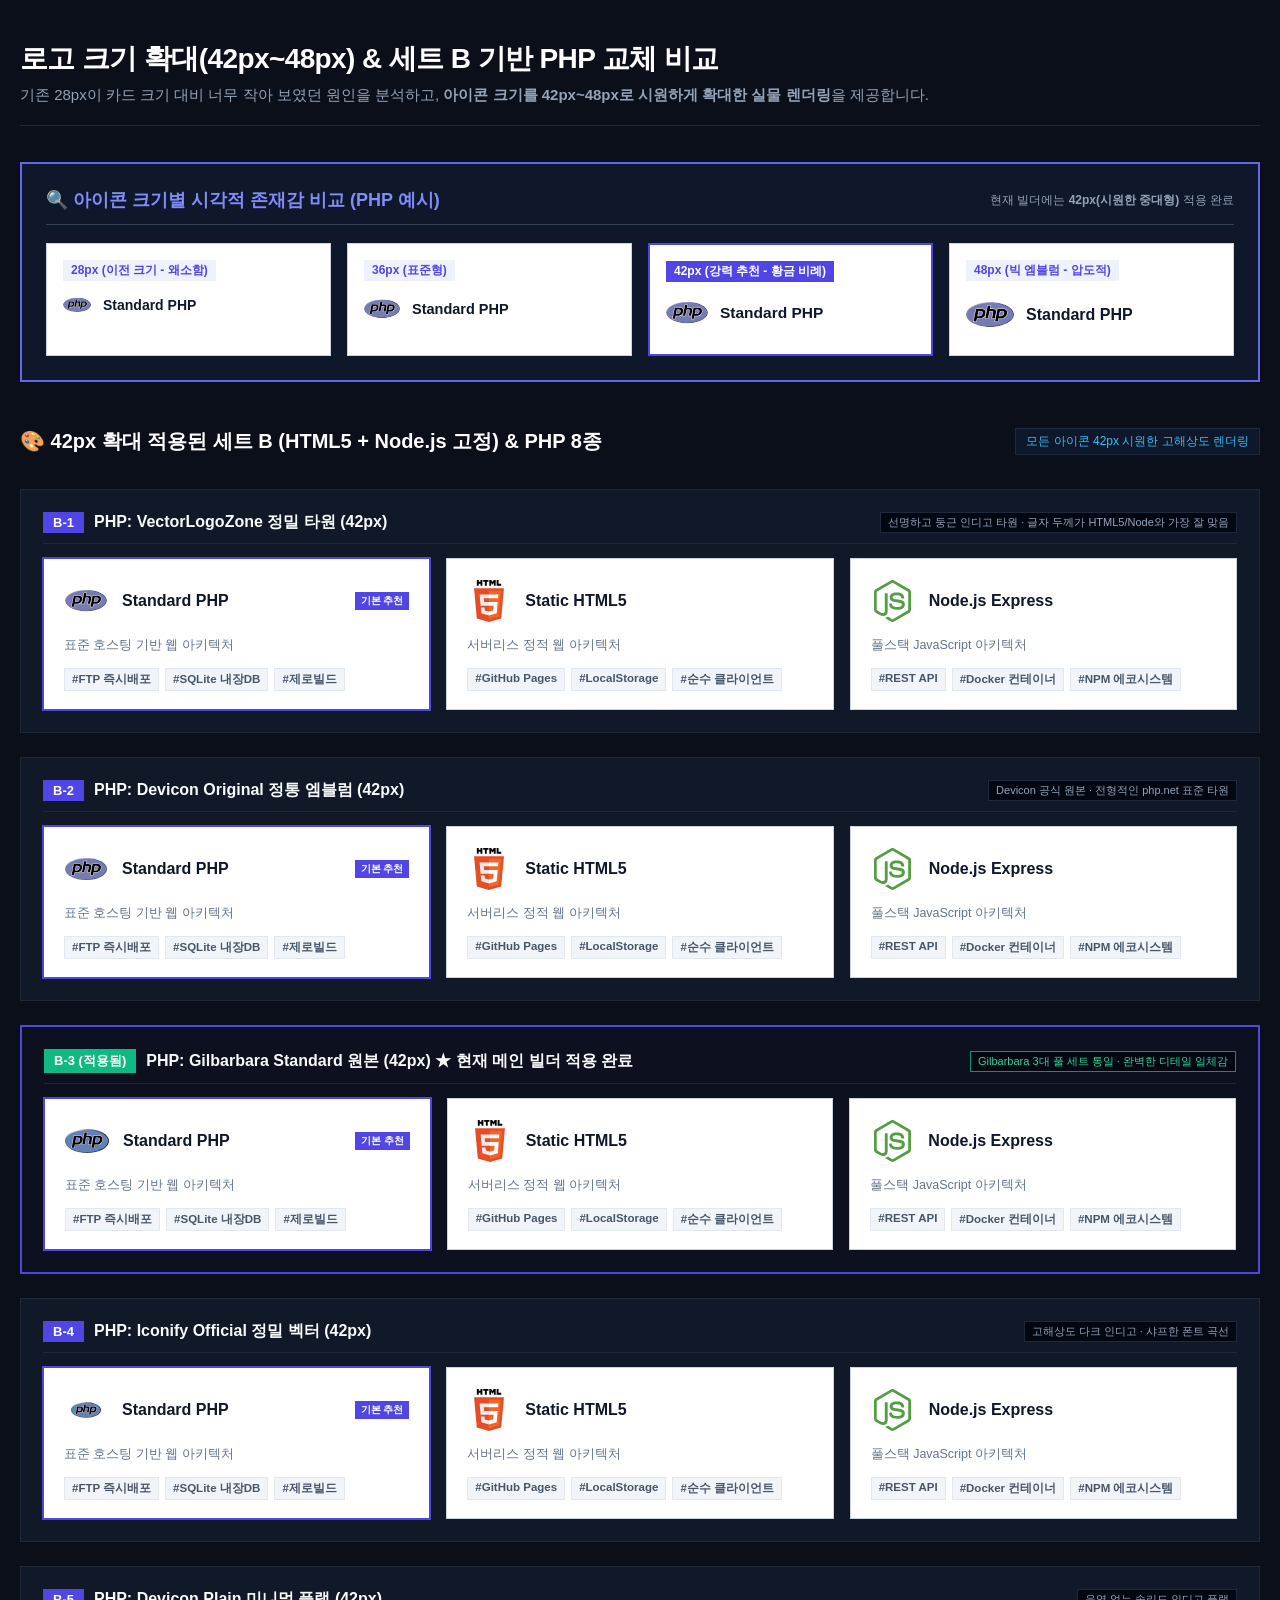
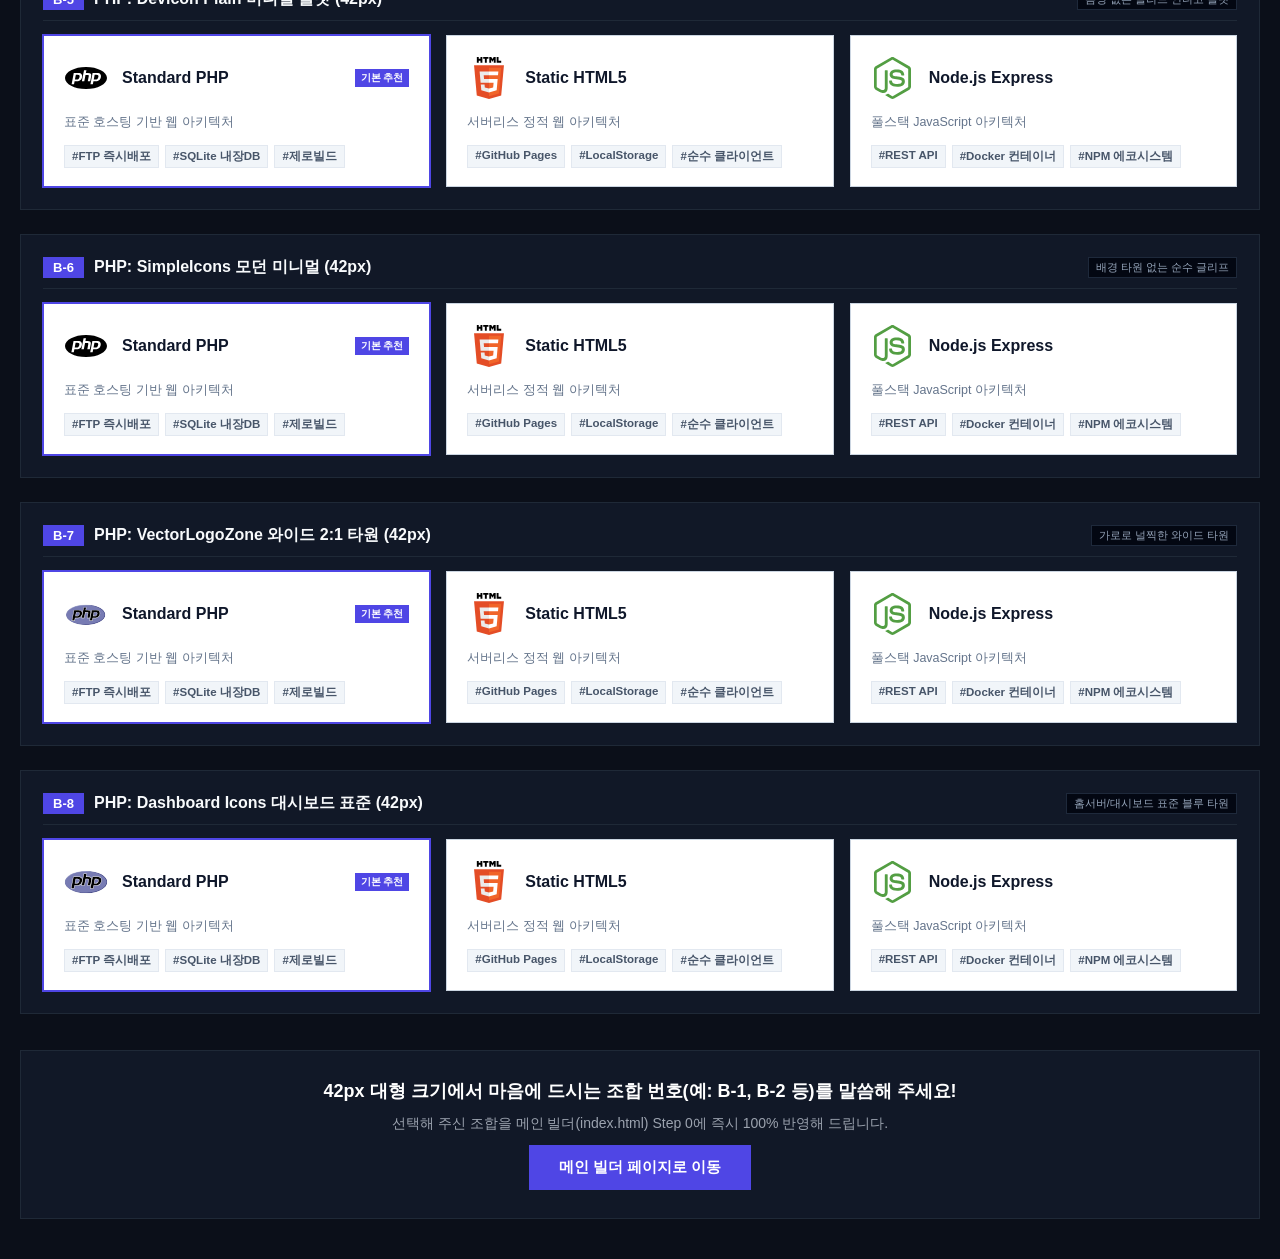
<file: logo_test.html>
<!DOCTYPE html>
<html lang="ko">
<head>
  <meta charset="UTF-8">
  <meta name="viewport" content="width=device-width, initial-scale=1.0">
  <title>로고 크기 확대(42px~50px) & 세트 B PHP 교체 비교 - BUILDER STUDIO</title>
  <style>
    * {
      box-sizing: border-box;
      margin: 0;
      padding: 0;
    }
    body {
      font-family: -apple-system, BlinkMacSystemFont, 'Segoe UI', Roboto, Helvetica, Arial, sans-serif;
      background: #0b0f19;
      color: #f8fafc;
      padding: 40px 20px;
    }
    .gallery-container {
      max-width: 1560px;
      margin: 0 auto;
      display: flex;
      flex-direction: column;
      gap: 36px;
    }
    .gallery-header {
      border-bottom: 1px solid #1e293b;
      padding-bottom: 20px;
    }
    .gallery-title {
      font-size: 28px;
      font-weight: 850;
      letter-spacing: -0.6px;
      color: #ffffff;
      margin-bottom: 8px;
    }
    .gallery-desc {
      font-size: 15px;
      color: #94a3b8;
    }

    /* Size Comparison Showcase */
    .size-showcase-box {
      background: #0f172a;
      border: 2px solid #6366f1;
      padding: 24px;
      display: flex;
      flex-direction: column;
      gap: 18px;
    }
    .size-showcase-header {
      display: flex;
      align-items: center;
      justify-content: space-between;
      border-bottom: 1px solid #334155;
      padding-bottom: 12px;
    }
    .size-showcase-title {
      font-size: 18px;
      font-weight: 850;
      color: #818cf8;
    }
    .size-grid {
      display: grid;
      grid-template-columns: repeat(4, 1fr);
      gap: 16px;
    }
    @media (max-width: 1100px) {
      .size-grid {
        grid-template-columns: repeat(2, 1fr);
      }
    }
    .size-demo-card {
      background: #ffffff;
      border: 1px solid #cbd5e1;
      padding: 16px;
      display: flex;
      flex-direction: column;
      gap: 10px;
      align-items: flex-start;
    }
    .size-demo-label {
      font-size: 12px;
      font-weight: 800;
      color: #4f46e5;
      background: #eef2ff;
      padding: 2px 8px;
    }
    .size-demo-content {
      display: flex;
      align-items: center;
      gap: 12px;
    }

    /* Combination List */
    .combo-section {
      display: flex;
      flex-direction: column;
      gap: 24px;
    }
    .combo-card-wrapper {
      background: #111827;
      border: 1px solid #1f2937;
      padding: 22px;
      display: flex;
      flex-direction: column;
      gap: 14px;
      transition: all 0.15s ease;
    }
    .combo-card-wrapper:hover {
      border-color: #6366f1;
    }
    .combo-header-row {
      display: flex;
      align-items: center;
      justify-content: space-between;
      border-bottom: 1px solid #1f2937;
      padding-bottom: 10px;
    }
    .combo-title-wrap {
      display: flex;
      align-items: center;
      gap: 10px;
    }
    .combo-num-badge {
      font-size: 13px;
      font-weight: 800;
      background: #4f46e5;
      color: #ffffff;
      padding: 3px 10px;
    }
    .combo-name {
      font-size: 16px;
      font-weight: 800;
      color: #f8fafc;
    }
    .combo-tag {
      font-size: 11px;
      color: #94a3b8;
      background: #030712;
      border: 1px solid #1e293b;
      padding: 2px 7px;
    }

    /* 3-Column Realistic Step 0 Mockup with ENLARGED (42px) Icons */
    .step0-grid {
      display: grid;
      grid-template-columns: repeat(3, 1fr);
      gap: 16px;
    }
    @media (max-width: 960px) {
      .step0-grid {
        grid-template-columns: 1fr;
      }
    }
    .mock-card {
      background: #ffffff;
      border: 1px solid #cbd5e1;
      padding: 20px 20px 18px 20px;
      display: flex;
      flex-direction: column;
      gap: 14px;
    }
    .mock-card.active {
      border: 1.5px solid #4f46e5;
      box-shadow: 0 0 0 1px #4f46e5;
    }
    .mock-header {
      display: flex;
      align-items: center;
      justify-content: space-between;
    }
    .mock-title-group {
      display: flex;
      align-items: center;
      gap: 14px;
    }
    .mock-icon-box {
      width: 44px;
      height: 44px;
      display: flex;
      align-items: center;
      justify-content: center;
      flex-shrink: 0;
    }
    .mock-icon-img {
      max-width: 44px;
      max-height: 42px;
      object-fit: contain;
      display: block;
    }
    .mock-title {
      font-size: 16px;
      font-weight: 800;
      color: #0f172a;
    }
    .mock-chip-row {
      display: flex;
      gap: 6px;
      flex-wrap: wrap;
    }
    .mock-chip {
      font-size: 11.5px;
      font-weight: 600;
      padding: 3px 7px;
      background: #f1f5f9;
      color: #475569;
      border: 1px solid #e2e8f0;
    }

    .btn-apply-wrap {
      text-align: center;
      padding: 28px;
      background: #111827;
      border: 1px solid #1f2937;
      display: flex;
      flex-direction: column;
      align-items: center;
      gap: 12px;
    }
    .btn-back-main {
      display: inline-block;
      padding: 13px 30px;
      background: #4f46e5;
      color: #ffffff;
      text-decoration: none;
      font-weight: 750;
      font-size: 15px;
      border: none;
      cursor: pointer;
    }
    .btn-back-main:hover {
      background: #4338ca;
    }
  </style>
</head>
<body>
  <div class="gallery-container">
    <div class="gallery-header">
      <h1 class="gallery-title">로고 크기 확대(42px~48px) & 세트 B 기반 PHP 교체 비교</h1>
      <p class="gallery-desc">기존 28px이 카드 크기 대비 너무 작아 보였던 원인을 분석하고, <strong>아이콘 크기를 42px~48px로 시원하게 확대한 실물 렌더링</strong>을 제공합니다.</p>
    </div>

    <!-- ================= SIZE COMPARISON SHOWCASE ================= -->
    <div class="size-showcase-box">
      <div class="size-showcase-header">
        <span class="size-showcase-title">🔍 아이콘 크기별 시각적 존재감 비교 (PHP 예시)</span>
        <span style="font-size: 12px; color: #94a3b8;">현재 빌더에는 <strong>42px(시원한 중대형)</strong> 적용 완료</span>
      </div>
      <div class="size-grid">
        <div class="size-demo-card">
          <span class="size-demo-label">28px (이전 크기 - 왜소함)</span>
          <div class="size-demo-content">
            <img src="assets/logos/php/php_vectorlogo.svg" style="width: 28px; height: 28px; object-fit: contain;"/>
            <span style="font-size: 14px; font-weight: 750; color: #0f172a;">Standard PHP</span>
          </div>
        </div>

        <div class="size-demo-card">
          <span class="size-demo-label">36px (표준형)</span>
          <div class="size-demo-content">
            <img src="assets/logos/php/php_vectorlogo.svg" style="width: 36px; height: 36px; object-fit: contain;"/>
            <span style="font-size: 14.5px; font-weight: 750; color: #0f172a;">Standard PHP</span>
          </div>
        </div>

        <div class="size-demo-card" style="border: 2px solid #4f46e5;">
          <span class="size-demo-label" style="background: #4f46e5; color: #fff;">42px (강력 추천 - 황금 비례)</span>
          <div class="size-demo-content">
            <img src="assets/logos/php/php_vectorlogo.svg" style="width: 42px; height: 42px; object-fit: contain;"/>
            <span style="font-size: 15.5px; font-weight: 800; color: #0f172a;">Standard PHP</span>
          </div>
        </div>

        <div class="size-demo-card">
          <span class="size-demo-label">48px (빅 엠블럼 - 압도적)</span>
          <div class="size-demo-content">
            <img src="assets/logos/php/php_vectorlogo.svg" style="width: 48px; height: 48px; object-fit: contain;"/>
            <span style="font-size: 16px; font-weight: 800; color: #0f172a;">Standard PHP</span>
          </div>
        </div>
      </div>
    </div>

    <!-- ================= 42px ENLARGED SET B WITH 8 PHP OPTIONS ================= -->
    <div class="combo-section">
      <div style="display: flex; align-items: center; justify-content: space-between; padding: 10px 0;">
        <h2 style="font-size: 20px; font-weight: 800; color: #ffffff;">🎨 42px 확대 적용된 세트 B (HTML5 + Node.js 고정) & PHP 8종</h2>
        <span style="font-size: 12px; color: #38bdf8; background: #0f172a; border: 1px solid #1e293b; padding: 4px 10px;">모든 아이콘 42px 시원한 고해상도 렌더링</span>
      </div>

      <!-- Option B-1: VectorLogoZone Icon (42px) -->
      <div class="combo-card-wrapper">
        <div class="combo-header-row">
          <div class="combo-title-wrap">
            <span class="combo-num-badge">B-1</span>
            <span class="combo-name">PHP: VectorLogoZone 정밀 타원 (42px)</span>
          </div>
          <span class="combo-tag">선명하고 둥근 인디고 타원 · 글자 두께가 HTML5/Node와 가장 잘 맞음</span>
        </div>
        <div class="step0-grid">
          <div class="mock-card active">
            <div class="mock-header">
              <div class="mock-title-group">
                <div class="mock-icon-box"><img src="assets/logos/php/php_vectorlogo.svg" class="mock-icon-img"/></div>
                <span class="mock-title">Standard PHP</span>
              </div>
              <span style="font-size: 10px; font-weight: 700; background: #4f46e5; color: #fff; padding: 2px 6px;">기본 추천</span>
            </div>
            <div style="font-size: 12.5px; color: #64748b;">표준 호스팅 기반 웹 아키텍처</div>
            <div class="mock-chip-row"><span class="mock-chip">#FTP 즉시배포</span><span class="mock-chip">#SQLite 내장DB</span><span class="mock-chip">#제로빌드</span></div>
          </div>
          <div class="mock-card">
            <div class="mock-header">
              <div class="mock-title-group">
                <div class="mock-icon-box"><img src="assets/logos/html5/html5_gilbarbara.svg" class="mock-icon-img"/></div>
                <span class="mock-title">Static HTML5</span>
              </div>
            </div>
            <div style="font-size: 12.5px; color: #64748b;">서버리스 정적 웹 아키텍처</div>
            <div class="mock-chip-row"><span class="mock-chip">#GitHub Pages</span><span class="mock-chip">#LocalStorage</span><span class="mock-chip">#순수 클라이언트</span></div>
          </div>
          <div class="mock-card">
            <div class="mock-header">
              <div class="mock-title-group">
                <div class="mock-icon-box"><img src="assets/logos/nodejs/nodejs_gilbarbara_icon.svg" class="mock-icon-img"/></div>
                <span class="mock-title">Node.js Express</span>
              </div>
            </div>
            <div style="font-size: 12.5px; color: #64748b;">풀스택 JavaScript 아키텍처</div>
            <div class="mock-chip-row"><span class="mock-chip">#REST API</span><span class="mock-chip">#Docker 컨테이너</span><span class="mock-chip">#NPM 에코시스템</span></div>
          </div>
        </div>
      </div>

      <!-- Option B-2: Devicon Original (42px) -->
      <div class="combo-card-wrapper">
        <div class="combo-header-row">
          <div class="combo-title-wrap">
            <span class="combo-num-badge">B-2</span>
            <span class="combo-name">PHP: Devicon Original 정통 엠블럼 (42px)</span>
          </div>
          <span class="combo-tag">Devicon 공식 원본 · 전형적인 php.net 표준 타원</span>
        </div>
        <div class="step0-grid">
          <div class="mock-card active">
            <div class="mock-header">
              <div class="mock-title-group">
                <div class="mock-icon-box"><img src="assets/logos/php/php_devicon_original.svg" class="mock-icon-img"/></div>
                <span class="mock-title">Standard PHP</span>
              </div>
              <span style="font-size: 10px; font-weight: 700; background: #4f46e5; color: #fff; padding: 2px 6px;">기본 추천</span>
            </div>
            <div style="font-size: 12.5px; color: #64748b;">표준 호스팅 기반 웹 아키텍처</div>
            <div class="mock-chip-row"><span class="mock-chip">#FTP 즉시배포</span><span class="mock-chip">#SQLite 내장DB</span><span class="mock-chip">#제로빌드</span></div>
          </div>
          <div class="mock-card">
            <div class="mock-header">
              <div class="mock-title-group">
                <div class="mock-icon-box"><img src="assets/logos/html5/html5_gilbarbara.svg" class="mock-icon-img"/></div>
                <span class="mock-title">Static HTML5</span>
              </div>
            </div>
            <div style="font-size: 12.5px; color: #64748b;">서버리스 정적 웹 아키텍처</div>
            <div class="mock-chip-row"><span class="mock-chip">#GitHub Pages</span><span class="mock-chip">#LocalStorage</span><span class="mock-chip">#순수 클라이언트</span></div>
          </div>
          <div class="mock-card">
            <div class="mock-header">
              <div class="mock-title-group">
                <div class="mock-icon-box"><img src="assets/logos/nodejs/nodejs_gilbarbara_icon.svg" class="mock-icon-img"/></div>
                <span class="mock-title">Node.js Express</span>
              </div>
            </div>
            <div style="font-size: 12.5px; color: #64748b;">풀스택 JavaScript 아키텍처</div>
            <div class="mock-chip-row"><span class="mock-chip">#REST API</span><span class="mock-chip">#Docker 컨테이너</span><span class="mock-chip">#NPM 에코시스템</span></div>
          </div>
        </div>
      </div>

      <!-- Option B-3: Gilbarbara Standard (42px) -->
      <div class="combo-card-wrapper" style="border: 2px solid #4f46e5; background: #1e1b4b20;">
        <div class="combo-header-row">
          <div class="combo-title-wrap">
            <span class="combo-num-badge" style="background: #10b981;">B-3 (적용됨)</span>
            <span class="combo-name">PHP: Gilbarbara Standard 원본 (42px) ★ 현재 메인 빌더 적용 완료</span>
          </div>
          <span class="combo-tag" style="color: #34d399; border-color: #059669;">Gilbarbara 3대 풀 세트 통일 · 완벽한 디테일 일체감</span>
        </div>
        <div class="step0-grid">
          <div class="mock-card active">
            <div class="mock-header">
              <div class="mock-title-group">
                <div class="mock-icon-box"><img src="assets/logos/php/php_gilbarbara.svg" class="mock-icon-img"/></div>
                <span class="mock-title">Standard PHP</span>
              </div>
              <span style="font-size: 10px; font-weight: 700; background: #4f46e5; color: #fff; padding: 2px 6px;">기본 추천</span>
            </div>
            <div style="font-size: 12.5px; color: #64748b;">표준 호스팅 기반 웹 아키텍처</div>
            <div class="mock-chip-row"><span class="mock-chip">#FTP 즉시배포</span><span class="mock-chip">#SQLite 내장DB</span><span class="mock-chip">#제로빌드</span></div>
          </div>
          <div class="mock-card">
            <div class="mock-header">
              <div class="mock-title-group">
                <div class="mock-icon-box"><img src="assets/logos/html5/html5_gilbarbara.svg" class="mock-icon-img"/></div>
                <span class="mock-title">Static HTML5</span>
              </div>
            </div>
            <div style="font-size: 12.5px; color: #64748b;">서버리스 정적 웹 아키텍처</div>
            <div class="mock-chip-row"><span class="mock-chip">#GitHub Pages</span><span class="mock-chip">#LocalStorage</span><span class="mock-chip">#순수 클라이언트</span></div>
          </div>
          <div class="mock-card">
            <div class="mock-header">
              <div class="mock-title-group">
                <div class="mock-icon-box"><img src="assets/logos/nodejs/nodejs_gilbarbara_icon.svg" class="mock-icon-img"/></div>
                <span class="mock-title">Node.js Express</span>
              </div>
            </div>
            <div style="font-size: 12.5px; color: #64748b;">풀스택 JavaScript 아키텍처</div>
            <div class="mock-chip-row"><span class="mock-chip">#REST API</span><span class="mock-chip">#Docker 컨테이너</span><span class="mock-chip">#NPM 에코시스템</span></div>
          </div>
        </div>
      </div>

      <!-- Option B-4: Iconify Official (42px) -->
      <div class="combo-card-wrapper">
        <div class="combo-header-row">
          <div class="combo-title-wrap">
            <span class="combo-num-badge">B-4</span>
            <span class="combo-name">PHP: Iconify Official 정밀 벡터 (42px)</span>
          </div>
          <span class="combo-tag">고해상도 다크 인디고 · 샤프한 폰트 곡선</span>
        </div>
        <div class="step0-grid">
          <div class="mock-card active">
            <div class="mock-header">
              <div class="mock-title-group">
                <div class="mock-icon-box"><img src="assets/logos/php/php_icones.svg" class="mock-icon-img"/></div>
                <span class="mock-title">Standard PHP</span>
              </div>
              <span style="font-size: 10px; font-weight: 700; background: #4f46e5; color: #fff; padding: 2px 6px;">기본 추천</span>
            </div>
            <div style="font-size: 12.5px; color: #64748b;">표준 호스팅 기반 웹 아키텍처</div>
            <div class="mock-chip-row"><span class="mock-chip">#FTP 즉시배포</span><span class="mock-chip">#SQLite 내장DB</span><span class="mock-chip">#제로빌드</span></div>
          </div>
          <div class="mock-card">
            <div class="mock-header">
              <div class="mock-title-group">
                <div class="mock-icon-box"><img src="assets/logos/html5/html5_gilbarbara.svg" class="mock-icon-img"/></div>
                <span class="mock-title">Static HTML5</span>
              </div>
            </div>
            <div style="font-size: 12.5px; color: #64748b;">서버리스 정적 웹 아키텍처</div>
            <div class="mock-chip-row"><span class="mock-chip">#GitHub Pages</span><span class="mock-chip">#LocalStorage</span><span class="mock-chip">#순수 클라이언트</span></div>
          </div>
          <div class="mock-card">
            <div class="mock-header">
              <div class="mock-title-group">
                <div class="mock-icon-box"><img src="assets/logos/nodejs/nodejs_gilbarbara_icon.svg" class="mock-icon-img"/></div>
                <span class="mock-title">Node.js Express</span>
              </div>
            </div>
            <div style="font-size: 12.5px; color: #64748b;">풀스택 JavaScript 아키텍처</div>
            <div class="mock-chip-row"><span class="mock-chip">#REST API</span><span class="mock-chip">#Docker 컨테이너</span><span class="mock-chip">#NPM 에코시스템</span></div>
          </div>
        </div>
      </div>

      <!-- Option B-5: Devicon Plain (42px) -->
      <div class="combo-card-wrapper">
        <div class="combo-header-row">
          <div class="combo-title-wrap">
            <span class="combo-num-badge">B-5</span>
            <span class="combo-name">PHP: Devicon Plain 미니멀 플랫 (42px)</span>
          </div>
          <span class="combo-tag">음영 없는 솔리드 인디고 플랫</span>
        </div>
        <div class="step0-grid">
          <div class="mock-card active">
            <div class="mock-header">
              <div class="mock-title-group">
                <div class="mock-icon-box"><img src="assets/logos/php/php_devicon_plain.svg" class="mock-icon-img"/></div>
                <span class="mock-title">Standard PHP</span>
              </div>
              <span style="font-size: 10px; font-weight: 700; background: #4f46e5; color: #fff; padding: 2px 6px;">기본 추천</span>
            </div>
            <div style="font-size: 12.5px; color: #64748b;">표준 호스팅 기반 웹 아키텍처</div>
            <div class="mock-chip-row"><span class="mock-chip">#FTP 즉시배포</span><span class="mock-chip">#SQLite 내장DB</span><span class="mock-chip">#제로빌드</span></div>
          </div>
          <div class="mock-card">
            <div class="mock-header">
              <div class="mock-title-group">
                <div class="mock-icon-box"><img src="assets/logos/html5/html5_gilbarbara.svg" class="mock-icon-img"/></div>
                <span class="mock-title">Static HTML5</span>
              </div>
            </div>
            <div style="font-size: 12.5px; color: #64748b;">서버리스 정적 웹 아키텍처</div>
            <div class="mock-chip-row"><span class="mock-chip">#GitHub Pages</span><span class="mock-chip">#LocalStorage</span><span class="mock-chip">#순수 클라이언트</span></div>
          </div>
          <div class="mock-card">
            <div class="mock-header">
              <div class="mock-title-group">
                <div class="mock-icon-box"><img src="assets/logos/nodejs/nodejs_gilbarbara_icon.svg" class="mock-icon-img"/></div>
                <span class="mock-title">Node.js Express</span>
              </div>
            </div>
            <div style="font-size: 12.5px; color: #64748b;">풀스택 JavaScript 아키텍처</div>
            <div class="mock-chip-row"><span class="mock-chip">#REST API</span><span class="mock-chip">#Docker 컨테이너</span><span class="mock-chip">#NPM 에코시스템</span></div>
          </div>
        </div>
      </div>

      <!-- Option B-6: SimpleIcons (42px) -->
      <div class="combo-card-wrapper">
        <div class="combo-header-row">
          <div class="combo-title-wrap">
            <span class="combo-num-badge">B-6</span>
            <span class="combo-name">PHP: SimpleIcons 모던 미니멀 (42px)</span>
          </div>
          <span class="combo-tag">배경 타원 없는 순수 글리프</span>
        </div>
        <div class="step0-grid">
          <div class="mock-card active">
            <div class="mock-header">
              <div class="mock-title-group">
                <div class="mock-icon-box"><img src="assets/logos/php/php_simpleicons.svg" class="mock-icon-img"/></div>
                <span class="mock-title">Standard PHP</span>
              </div>
              <span style="font-size: 10px; font-weight: 700; background: #4f46e5; color: #fff; padding: 2px 6px;">기본 추천</span>
            </div>
            <div style="font-size: 12.5px; color: #64748b;">표준 호스팅 기반 웹 아키텍처</div>
            <div class="mock-chip-row"><span class="mock-chip">#FTP 즉시배포</span><span class="mock-chip">#SQLite 내장DB</span><span class="mock-chip">#제로빌드</span></div>
          </div>
          <div class="mock-card">
            <div class="mock-header">
              <div class="mock-title-group">
                <div class="mock-icon-box"><img src="assets/logos/html5/html5_gilbarbara.svg" class="mock-icon-img"/></div>
                <span class="mock-title">Static HTML5</span>
              </div>
            </div>
            <div style="font-size: 12.5px; color: #64748b;">서버리스 정적 웹 아키텍처</div>
            <div class="mock-chip-row"><span class="mock-chip">#GitHub Pages</span><span class="mock-chip">#LocalStorage</span><span class="mock-chip">#순수 클라이언트</span></div>
          </div>
          <div class="mock-card">
            <div class="mock-header">
              <div class="mock-title-group">
                <div class="mock-icon-box"><img src="assets/logos/nodejs/nodejs_gilbarbara_icon.svg" class="mock-icon-img"/></div>
                <span class="mock-title">Node.js Express</span>
              </div>
            </div>
            <div style="font-size: 12.5px; color: #64748b;">풀스택 JavaScript 아키텍처</div>
            <div class="mock-chip-row"><span class="mock-chip">#REST API</span><span class="mock-chip">#Docker 컨테이너</span><span class="mock-chip">#NPM 에코시스템</span></div>
          </div>
        </div>
      </div>

      <!-- Option B-7: VectorLogoZone AR21 (42px) -->
      <div class="combo-card-wrapper">
        <div class="combo-header-row">
          <div class="combo-title-wrap">
            <span class="combo-num-badge">B-7</span>
            <span class="combo-name">PHP: VectorLogoZone 와이드 2:1 타원 (42px)</span>
          </div>
          <span class="combo-tag">가로로 널찍한 와이드 타원</span>
        </div>
        <div class="step0-grid">
          <div class="mock-card active">
            <div class="mock-header">
              <div class="mock-title-group">
                <div class="mock-icon-box"><img src="assets/logos/php/php_vectorlogo_ar21.svg" class="mock-icon-img" style="max-width: 52px;"/></div>
                <span class="mock-title">Standard PHP</span>
              </div>
              <span style="font-size: 10px; font-weight: 700; background: #4f46e5; color: #fff; padding: 2px 6px;">기본 추천</span>
            </div>
            <div style="font-size: 12.5px; color: #64748b;">표준 호스팅 기반 웹 아키텍처</div>
            <div class="mock-chip-row"><span class="mock-chip">#FTP 즉시배포</span><span class="mock-chip">#SQLite 내장DB</span><span class="mock-chip">#제로빌드</span></div>
          </div>
          <div class="mock-card">
            <div class="mock-header">
              <div class="mock-title-group">
                <div class="mock-icon-box"><img src="assets/logos/html5/html5_gilbarbara.svg" class="mock-icon-img"/></div>
                <span class="mock-title">Static HTML5</span>
              </div>
            </div>
            <div style="font-size: 12.5px; color: #64748b;">서버리스 정적 웹 아키텍처</div>
            <div class="mock-chip-row"><span class="mock-chip">#GitHub Pages</span><span class="mock-chip">#LocalStorage</span><span class="mock-chip">#순수 클라이언트</span></div>
          </div>
          <div class="mock-card">
            <div class="mock-header">
              <div class="mock-title-group">
                <div class="mock-icon-box"><img src="assets/logos/nodejs/nodejs_gilbarbara_icon.svg" class="mock-icon-img"/></div>
                <span class="mock-title">Node.js Express</span>
              </div>
            </div>
            <div style="font-size: 12.5px; color: #64748b;">풀스택 JavaScript 아키텍처</div>
            <div class="mock-chip-row"><span class="mock-chip">#REST API</span><span class="mock-chip">#Docker 컨테이너</span><span class="mock-chip">#NPM 에코시스템</span></div>
          </div>
        </div>
      </div>

      <!-- Option B-8: Dashboard Icons Brand (42px) -->
      <div class="combo-card-wrapper">
        <div class="combo-header-row">
          <div class="combo-title-wrap">
            <span class="combo-num-badge">B-8</span>
            <span class="combo-name">PHP: Dashboard Icons 대시보드 표준 (42px)</span>
          </div>
          <span class="combo-tag">홈서버/대시보드 표준 블루 타원</span>
        </div>
        <div class="step0-grid">
          <div class="mock-card active">
            <div class="mock-header">
              <div class="mock-title-group">
                <div class="mock-icon-box"><img src="assets/logos/php/php_brandicons.svg" class="mock-icon-img"/></div>
                <span class="mock-title">Standard PHP</span>
              </div>
              <span style="font-size: 10px; font-weight: 700; background: #4f46e5; color: #fff; padding: 2px 6px;">기본 추천</span>
            </div>
            <div style="font-size: 12.5px; color: #64748b;">표준 호스팅 기반 웹 아키텍처</div>
            <div class="mock-chip-row"><span class="mock-chip">#FTP 즉시배포</span><span class="mock-chip">#SQLite 내장DB</span><span class="mock-chip">#제로빌드</span></div>
          </div>
          <div class="mock-card">
            <div class="mock-header">
              <div class="mock-title-group">
                <div class="mock-icon-box"><img src="assets/logos/html5/html5_gilbarbara.svg" class="mock-icon-img"/></div>
                <span class="mock-title">Static HTML5</span>
              </div>
            </div>
            <div style="font-size: 12.5px; color: #64748b;">서버리스 정적 웹 아키텍처</div>
            <div class="mock-chip-row"><span class="mock-chip">#GitHub Pages</span><span class="mock-chip">#LocalStorage</span><span class="mock-chip">#순수 클라이언트</span></div>
          </div>
          <div class="mock-card">
            <div class="mock-header">
              <div class="mock-title-group">
                <div class="mock-icon-box"><img src="assets/logos/nodejs/nodejs_gilbarbara_icon.svg" class="mock-icon-img"/></div>
                <span class="mock-title">Node.js Express</span>
              </div>
            </div>
            <div style="font-size: 12.5px; color: #64748b;">풀스택 JavaScript 아키텍처</div>
            <div class="mock-chip-row"><span class="mock-chip">#REST API</span><span class="mock-chip">#Docker 컨테이너</span><span class="mock-chip">#NPM 에코시스템</span></div>
          </div>
        </div>
      </div>

    </div>

    <!-- Apply Helper Info -->
    <div class="btn-apply-wrap">
      <h3 style="font-size: 18px; font-weight: 800; color: #ffffff;">42px 대형 크기에서 마음에 드시는 조합 번호(예: B-1, B-2 등)를 말씀해 주세요!</h3>
      <p style="font-size: 14px; color: #9ca3af;">선택해 주신 조합을 메인 빌더(index.html) Step 0에 즉시 100% 반영해 드립니다.</p>
      <a href="index.html" class="btn-back-main">메인 빌더 페이지로 이동</a>
    </div>
  </div>
</body>
</html>
</file>
